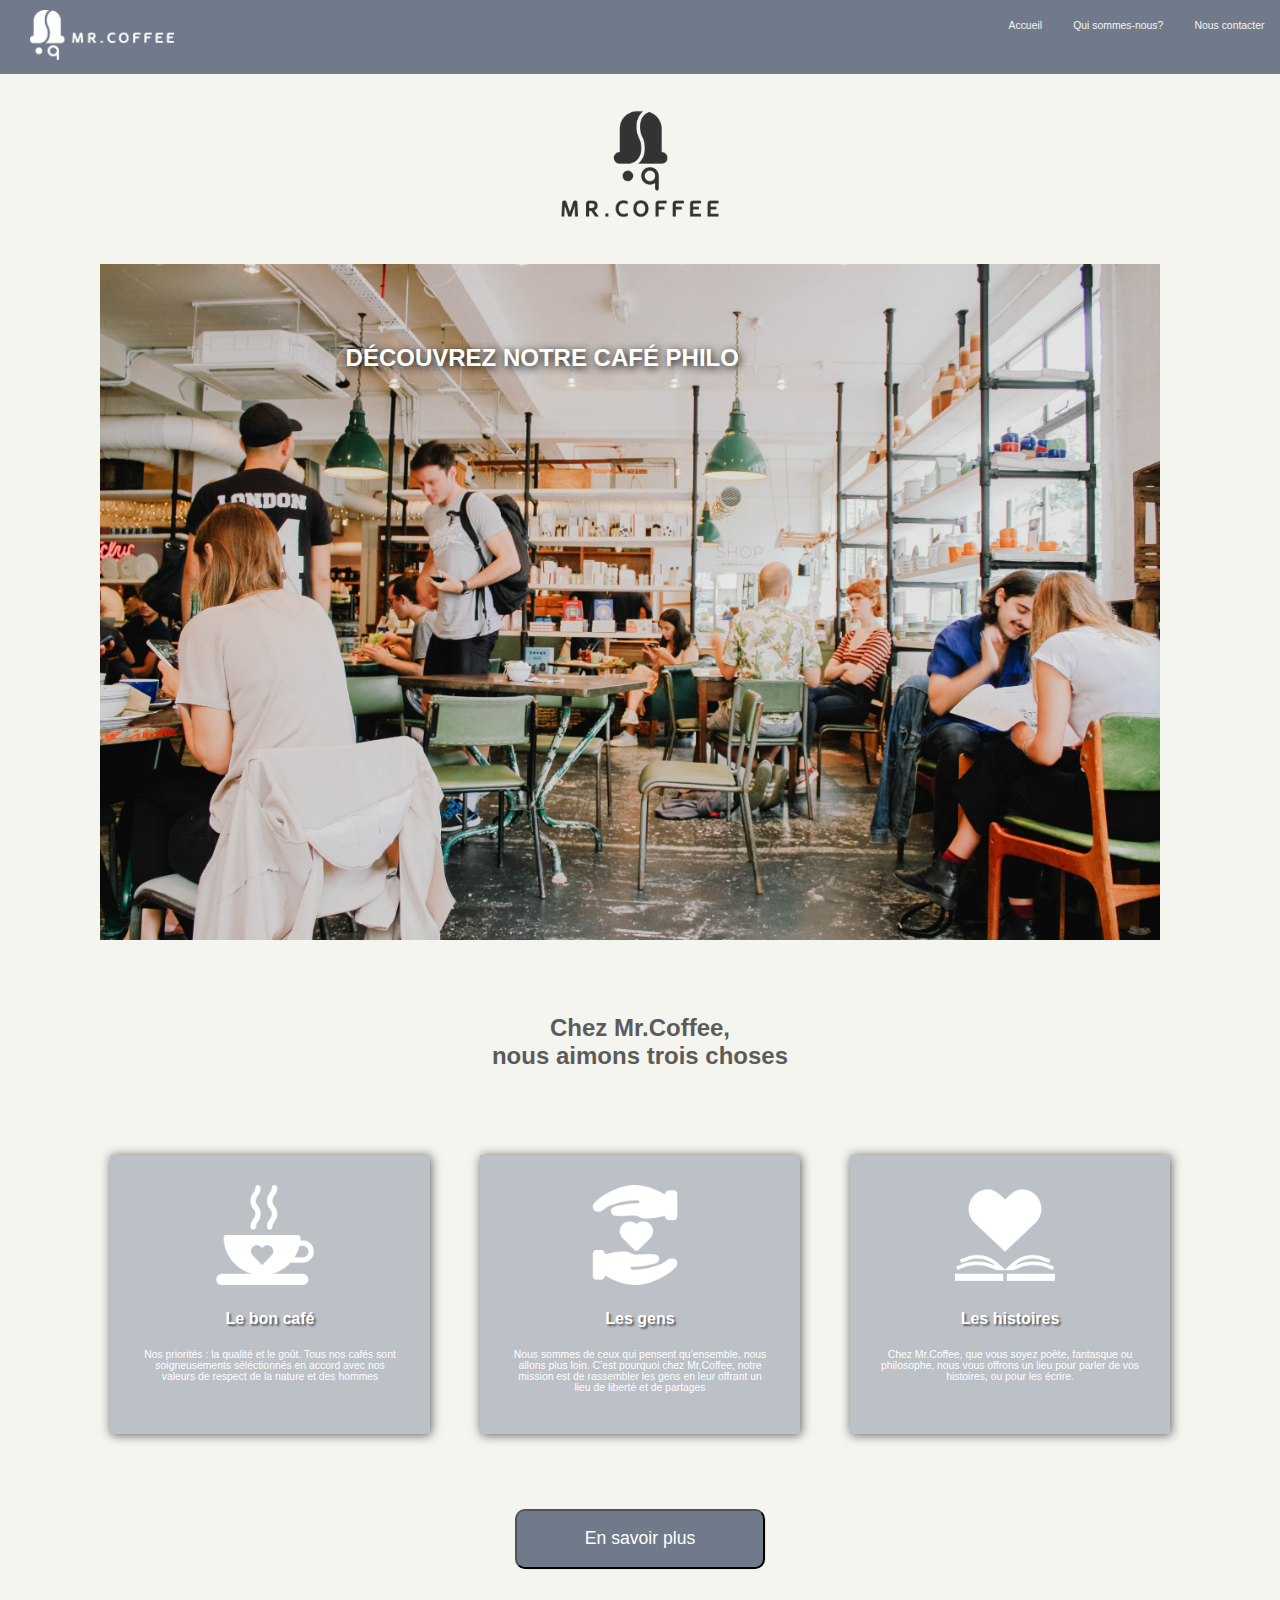
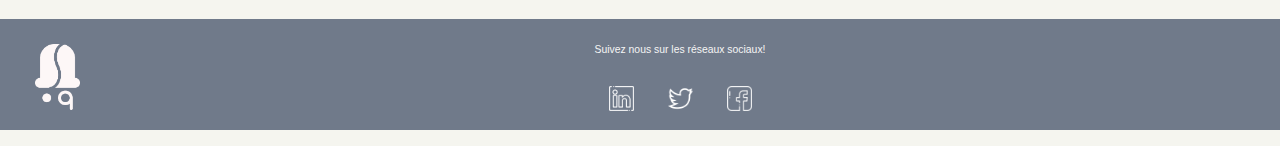
<file: index.html>
<!DOCTYPE html>
<html lang="en" dir="ltr">
  <head>
   <link rel="stylesheet" href="application.css">
   <meta name="viewport" content="width=device-width, initial-scale=1"> 
   <meta charset="utf-8">
    <title>Mr.Coffee</title>
  </head>
  <body>
    <header>
       <nav>
            <ul>
                <li><img class="nav-logo" src="assets\Assets\full_logo_white.png" alt="White-logo"></li>
                <li><a href="#">Accueil</a></li>
                <li><a href="about.html">Qui sommes-nous?</a></li>
                <li><a href="contact.html">Nous contacter</a></li>
            </ul>
        </nav>
    </header>
    
    <div>
        <img class="logo-mr-c" src="assets\Assets\logo_mrcoffee.png" alt="logo-mr-c">
    </div>

    <div class="image-wrapper">
        <img src="assets\Assets\mr_coffee_salle.jpg" alt="Mr-Coffee-salle">
        <div class="text">
            <h2>DÉCOUVREZ NOTRE CAFÉ PHILO</h2>
        </div>
    </div>

    <div class="three-things">
        <p>Chez Mr.Coffee, <br>
        nous aimons trois choses</p>
    </div>

    <div class="box-container">
        <div class="left"> 
            <img class="icon-cafe" src="assets\Assets\icon_café.png" alt="icon-cafe"> 
            <h4 class="card-text-heading">Le bon café</h4>
              <p class="card-text">Nos priorités : la qualité et le goût. 
                Tous nos cafés sont soigneusements 
                séléctionnés en accord avec nos 
                valeurs de respect de la nature et des 
                hommes</p>
        </div>
        <div class="center">
            <img class="icon-hands" src="assets\Assets\icon_gens.png" alt="icon-hands">
            <h4 class="card-text-heading">Les gens</h4>
               <p class="card-text">Nous sommes de ceux qui pensent 
                qu’ensemble, nous allons plus loin.
                C’est pourquoi chez Mr.Coffee, notre 
                mission est de rassembler les gens en 
                leur offrant un lieu de liberté et de 
                partages</p>
        </div>
        <div class="right">
            <img class="icon-book" src="assets\Assets\icon_histoires.png" alt="icon-book">
            <h4 class="card-text-heading">Les histoires</h4>
               <p class="card-text">Chez Mr.Coffee, que vous soyez 
                poête, fantasque ou philosophe, nous 
                vous offrons un lieu pour parler de 
                vos histoires, ou pour les écrire.</p>
        </div>

    </div>

    <div class="button-container">
        <button class="big-button">
            En savoir plus
        </button>
    </div>





    <footer class="foot-contain">
        <div ><img class="foot-logo" src="assets\Assets\logo_blanc.png" alt="Footer-logo"></div>
        <ul class="my-list">
            <lh><p class="follow-us">Suivez nous sur les réseaux sociaux!<p></lh>
            <li class="list-items"><img class="social-logo" src="assets\Assets\logo_linkedin.png" alt="linkedin"></li>
            <li class="list-items"><img class="social-logo" src="assets\Assets\logo_twitter.png" alt="twitter"></li>
            <li class="list-items"><img class="social-logo" src="assets\Assets\logo_facebook.png" alt="facebook"></li>
        </ul>
    </footer>
  </body>
</html>
</file>
<file: application.css>
/*grey: #707a8a
light-gray: #bcc0c7
dark-grey: #5c5b5b
background color: #f5f5f5*/

body {
    margin: 0;
    padding: 0;
    background-color: #f5f5ef;
    height: 100%;    
}
/* Nav-bar */
nav {
    background-color: #707a8a;
    margin: 0;
    overflow: hidden;
}
nav ul {
    margin: 0;
    padding: 0;
    display: flex;
}
nav ul li {
    display: inline-block;
    list-style-type: none;
}
nav ul li a {
    font-family: "Roboto-Condensed", sans-serif;
    font-size: .65em;
    color:#f5f5f5;
   /* background-color: #707a8ad;*/
    display: block;
    line-height: 3em;
    padding: 1em 1.5em;
    padding-right: em;
    text-decoration: none;
}
nav ul li:first-child {
    margin-right: auto;
}
.nav-logo {
    width: 80%;
    height: 50px;
    padding: 10px;
    padding-left: 30px;
}
/* Nav-bar ends */
/* Footer */
.foot-contain {
    background-color: #707a8a;
    text-align: center;

      /*display: flex; When flex is applied I can't center the ul */
}
.my-list {
    list-style-type: none;
}
.list-items {
    display: inline-block;
    padding: 15px;
}
.social-logo{
    width: 25px;
}
.foot-logo {
    width: 45px;
    float: left;
    padding-left: 35px;
    padding-top: 25px;
}
.follow-us {
    text-align: center;
    font-family: sans-serif;
    font-size: .65em; 
    padding-top: 25px;
    color: #f5f5f5;
}
/* Footer ends */
/* Image with text over */
.logo-mr-c {
    width: 180px;
    margin-left: auto;
    margin-right: auto;
    display: flex;
}
.image-wrapper {
    width: 90%;
    position: relative;
    
}
.image-wrapper img {
  width: 92%; 
  margin: 10px 100px; 
}
.text {
    color: white;
    position: absolute;
    top: 10%;
    left: 30%;
    font-family: sans-serif;
    text-shadow:2px 2px 8px black;
}
/* Image with text ends */
/* Three boxes */
.three-things, .discover-us {
    font-family: sans-serif;
    color: #5c5b5b;
    text-align: center;
    font-size: x-large;
    font-weight: 900;
    margin-top: 60px;
    margin-bottom: 60px;
}
.box-container {
    display: flex;
    justify-content: center;
    align-content: center;
    /*margin-left: 140px;*/
}
.left {
    box-shadow:  1px 1px 10px #5c5b5b;
    width: 25%;
    margin: 25px;
    background-color: #bcc0c7;
}
.center {
    box-shadow:  1px 1px 10px #5c5b5b;
    width: 25%;
    margin: 25px;
    background-color: #bcc0c7;
}
.right {
    box-shadow:  1px 1px 10px #5c5b5b;
    width: 25%;
    margin: 25px;
    background-color: #bcc0c7;
}
.icon-cafe {
    width: 100px;
    padding-left: 105px;
    padding-top: 30px;
}
.icon-hands {
    width: 100px;
    padding-left: 105px;
    padding-top: 30px;
}
.icon-book {
    width: 100px;
    padding-left: 105px;
    padding-top: 30px;
}
.card-text-heading {
    color: white;
    text-align: center;
    font-family: sans-serif;
    text-shadow:2px 2px 2px #5c5b5b;
}
.card-text {
    color: white;
    text-align: center;
    font-family: sans-serif;
    font-size: .65em;
    padding: 0px 30px 30px 30px;
 
}
/* Big Button */
.button-container {
    display: flex;
    justify-content: center;
    align-items: center;
    margin: 50px;
}
.big-button {
    background-color: #707a8a;
    color: white;
    font-family: sans-serif;
    font-size: 1.1em;
    width: 250px;
    height: 60px;
    border-radius: 10px;
    box-shadow: 0.25px 0.25px 0.25px #bcc0c7;
}
/* 7 days a week header */
.days-7 {
    display: flex;
}
.day-logo-7 {
    width: 80px; 
    height: 90px;
    margin-left: 100px;  
}
.day-7-text-bold {
    font-family: sans-serif;
    color: #5c5b5b;
    font-weight: 900;
    padding: 30px;
}
/* Header ends */
/* Pottery & Philosophy */
.activities {
    display: flex;
    justify-content: center;
    width: 100%;
    text-align: center;
    margin-top: -40px;
}
.pottery, .philosophy {
    width: 35%;
    margin: 50px;
}
.day-7-text-normal {
    font-family: sans-serif;
    color: #5c5b5b;
    font-weight: 500;
    text-align: center;
}
.activities-text-bold {
    font-family: sans-serif;
    color: #5c5b5b;
    font-weight: 800;
}
/* Pottery & Philosophy ends */
/* Workshop */
.workshop-text {
    font-family: sans-serif;
    color: #5c5b5b;
    font-weight: 500;
    text-align: center;
    margin: 60px;
}
/* Information */
.information-text {
    font-family: sans-serif;
    color: #5c5b5b;
    font-weight: 600;
    font-size: 1.15em;
    text-align: center;
    margin: 70px;
}
/* First Page ends */
/*About Page */
.chez-coffee-container {
    display: flex;
    justify-content: space-around;
    margin-top: 20px;
}
.chez-text, .almost-text {
    font-family: sans-serif;
    color: #5c5b5b;
    font-weight: 400;
    font-size: 1.1em;
}
.chez-img {
   width: 430px; 
   height: 650px;
}
.almost-coffee-container {
    display: flex;
    justify-content: space-around;
    margin-top: 50px;
    margin-bottom: 60px;
}
.almost-img {
    width: 450px;
    height: 550px;
}
/* Contact Page */
.waiting{
    display: flex;
    justify-content: center;
    font-family: sans-serif;
    color: #5c5b5b;
    font-size: 1.6em;
    
}
.location-text {
    display: flex;
    margin-left: 250px;
    margin-top: 25px;
    font-family: sans-serif;
    color: #5c5b5b;
    font-size: 1.2em;
}
.location-text-bold {
    font-family: sans-serif;
    color: #5c5b5b;
    font-size: 1.2em;
    font-weight: 500;
}
.location-img {
    display: flex;
    justify-content: center;
    margin-top: 60px;
    margin-bottom: 80px;
}
.location-width {
    width: 700px;
}
/* Media queries */
/*Homepage */
@media only screen and (max-width: 813px) {
    .box-container {
        flex-wrap: wrap;
    }
    .image-wrapper img {
        display: flex;
        justify-self: center;
    }
    .left, .center, .right {
        width: 35%;
    }
    .icon-cafe, .icon-book, .icon-hands {
        display: none;
    }
    nav {
        width: 520px;
    }
    footer {
        width: 520px;
    }
    .text {
        display: none;
    }
    .logo-mr-c {
       margin-left: 150px;
    }
    .three-things {
        margin-left: 150px;   
    }
    .box-container {
        justify-content:space-around;
    }
    /*About*/
    
}

/* Form style */
.form-style {
    display: flex;
    justify-content: center;
    color: #5c5b5b;
    font-size: 1.2em;
    width: 100%;
}
input {
    margin: 15px;
    width: 670px;
    height: 50px;
    background-color: #bcc0c7;
    border: #bcc0c7;
    border-radius: 0%;
}
::placeholder {
    color: white;
}
#message {
    height: 150px
}
textarea {
    margin: 15px;
    width: 670px;
    height: 50px;
    background-color: #bcc0c7;
    border: #bcc0c7;
    border-radius: 0%;
    font-family: sans-serif;
}
#send {
    margin-left: 230px;
    background-color: #707a8a;
    color: white;
    font-family: sans-serif;
    font-size: 1.1em;
    width: 250px;
    height: 60px;
    border-radius: 10px;
    box-shadow: 1px 1px 1px #080f1f;
}
#formError {
    display: flex;
    justify-content: center;
    font-family: sans-serif;
    color: #5c5b5b;
    font-size: .8em;
    font-weight: bolder;
}

/* Pop-up */
.modal-container {
    display: none;  
    position: fixed;
    /*display: flex;*/
    justify-content: center;
    align-items: center; 
    z-index: 10;
    left: 0;
    top: 0;
    width: 100%; 
    height: 100%; 
    overflow: auto;  
    background-color: rgba(0,0,0,0.4);
}
.modal {
    background-color: white;
    margin: 15% auto;
    padding: 2%;
    padding-top: 4%;
    border: 1px solid #bcc0c7;
    width: 80%;
    height: 65%;
    text-align: center;
    font-family: sans-serif;
    color: #5c5b5b;
}
div.modal>img {
    width: 8%;
    float: left;
}
.my-button {
    background-color: #707a8a;
    color: white;
    font-family: sans-serif;
    font-size: 1.1em;
    width: 30%;
    height: 60px;
    border-radius: 10px;
    box-shadow: 1px 1px 1px #080f1f;
}
div.modal>p {
    text-align: center;
}
.answer {
    padding-left: 4%
}
</file>
